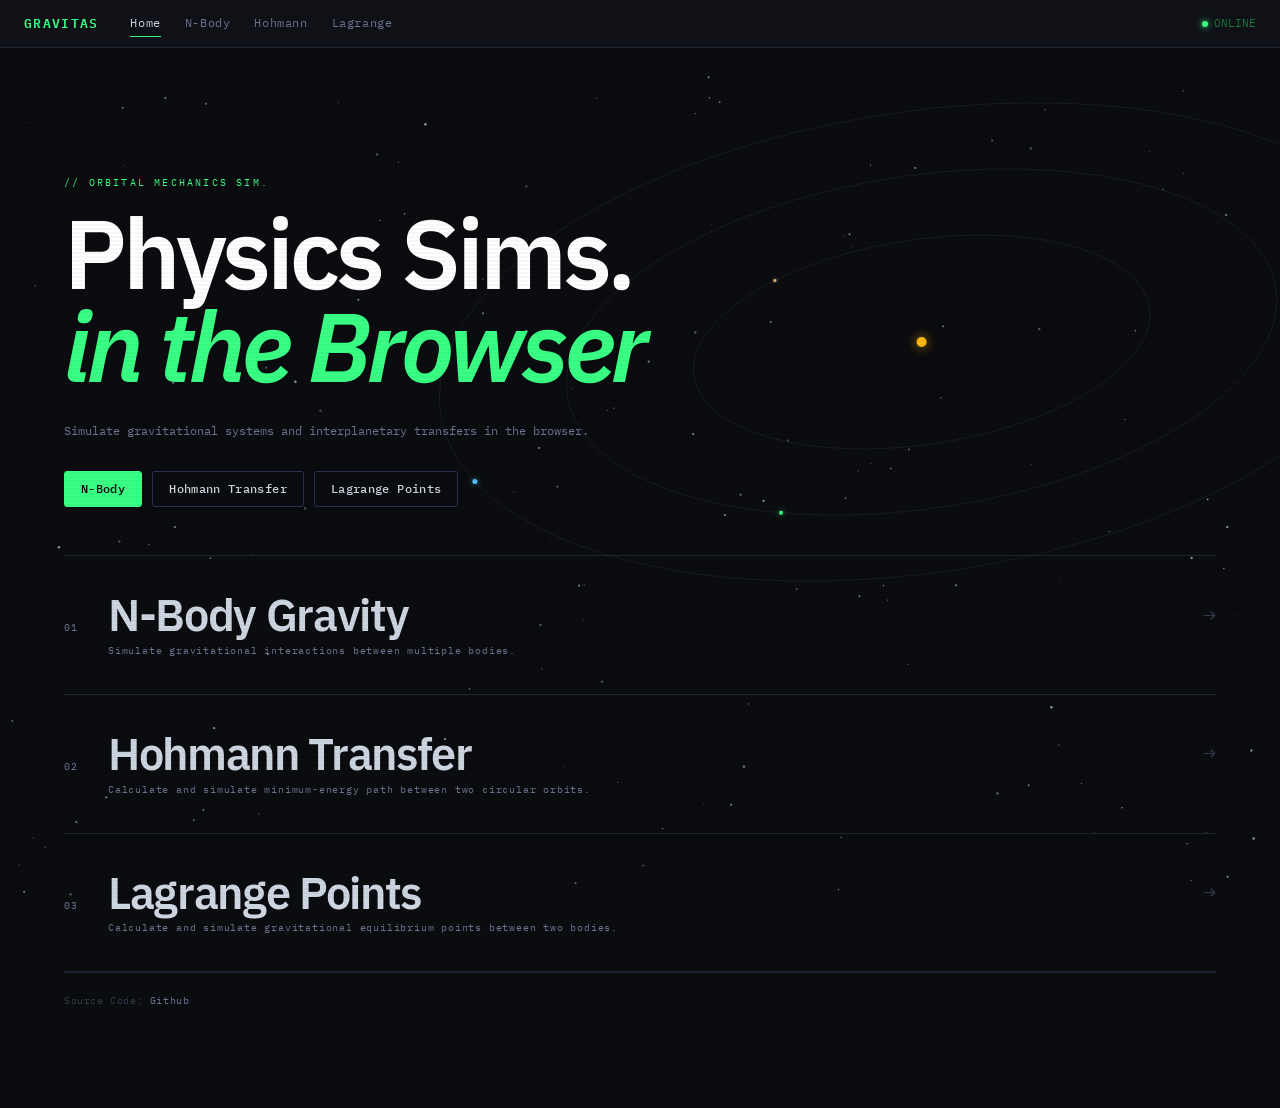
<file: index.html>
<!DOCTYPE html>
<html lang="en">
<head>
    <meta charset="UTF-8">
    <meta name="viewport" content="width=device-width, initial-scale=1.0">
    <title>Gravitas</title>
    <link rel="icon" type="image/png" href="/images/favicon-32x32.png" sizes="32x32" />
    <link rel="icon" type="image/png" href="/images/favicon-16x16.png" sizes="16x16" />
    <link rel="icon" type="image/x-icon" href="/images/favicon.ico">

    <link rel="stylesheet" href="css/main.css">
    <style>
        body {
          overflow-x: hidden; 
          cursor: none;
        }

        #bgCanvas {
          position: fixed;
          inset: 0;
          z-index: 0;
          pointer-events: none;
        }

        nav {
          position: relative;
          z-index: 10;
        }

        .page {
          position: relative;
          z-index: 1;
        }

        .hero {
          min-height: 52vh;
          display: flex;
          flex-direction: column;
          justify-content: flex-end;
          padding-bottom: 48px;
          border-bottom: 1px solid var(--border);
          margin-bottom: 0; 
        }

        .hero-kicker {
          font-size: 10px;
          letter-spacing: 0.22em;
          text-transform: uppercase;
          color: var(--green);
          margin-bottom: 16px;
        }

        h1 {
          font-family: 'IBM Plex Sans', sans-serif;
          font-size: clamp(3rem, 8vw, 7rem);
          font-weight: 600;
          line-height: 0.95;
          color: #fff;
          margin-bottom: 28px; 
          letter-spacing: -0.04em;
        }

        h1 em {
          font-style: italic;
          color: var(--green);
        }

        .hero-sub {
          font-size: 12px;
          color: var(--dim);
          max-width: 600px;
          line-height: 1.9;
          margin-bottom: 28px;
        }

        .hero-cta {
          display: flex;
          gap: 10px;
        }

        .tools {
          display: flex;
          flex-direction: column;
        }

        .tool {
          position: relative;
          display: block;
          padding: 36px 0px;
          border-bottom: 1px solid var(--border);
          text-decoration: none;
          color: inherit;
          overflow: hidden;
          transition: padding-left 0.3s cubic-bezier(0.22, 1, 0.36, 1);
        }

        .tool:hover {
          padding-left: 20px;
        }

        .tool::before {
          content: '';
          position: absolute;
          left: 0;
          top: 0;
          bottom: 0;
          width: 3px;
          background: var(--green);
          transform: scaleY(0);
          transform-origin: bottom;
          transition: transform 0.3s cubic-bezier(0.22, 1, 0.36, 1);
        }

        .tool:hover::before {
          transform: scaleY(1);
        }

        .tool-inner {
          display: flex;
          align-items: baseline;
          gap: 0;
        }
        
        .tool-num {
          font-size: 10px;
          color: var(--dim);
          letter-spacing: 0.1em;
          min-width: 44px;
          flex-shrink: 0;
        }

        .tool-name {
          font-family: 'IBM Plex Sans', sans-serif;
          font-size: clamp(1.8rem, 4vw, 3.2rem);
          font-weight: 600;
          color: var(--text);
          transition: color 0.2s;
          flex: 1;
          letter-spacing: -0.03em;
          line-height: 1;
        }

        .tool:hover .tool-name {
          color: #fff;
        }

        .tool-arrow {
          font-size: 1.6rem;
          color: var(--dimmer);
          transition: color 0.2s, transform 0.3s cubic-bezier(0.22, 1, 0.36, 1);
          align-self: center;
        }

        .tool:hover .tool-arrow {
          color: var(--green);
          transform: translateX(10px) rotate(-45deg);
        }

        .tool-sub {
          font-size: 10px;
          color: var(--dim);
          letter-spacing: 0.08em;
          margin-top: 6px;
          padding-left: 44px;
          transition: color 0.2s;
        }

        .tool:hover .tool-sub {
          color: var(--text);
        }

        footer {
          border-top: 1px solid var(--border);
          padding: 20px 0;
          font-size: 10px;
          color: var(--dimmer);
          display: flex;
          justify-content: space-between;
          flex-wrap: wrap;
          gap: 8px;
          letter-spacing: 0.06em;
          margin-top: 0;
        }

        footer a {
          color: var(--dim);
        }

        footer a:hover {
          color: var(--text);
        }

        .cursor {
          position: fixed;
          width: 6px;
          height: 6px;
          background: var(--green);
          border-radius: 50%;
          pointer-events: none;
          z-index: 9999; 
          opacity: 0;
          transition: opacity 0.3s, transform 0.2s ease;
          box-shadow: 0 0 10px var(--green), 0 0 20px rgba(57, 255, 133, 0.4);
        }

        .cursor.active {
          opacity: 1;
        }

        .cursor.hover {
          transform: scale(2.5);
          box-shadow: 0 0 15px var(--green), 0 0 30px rgba(57, 255, 133, 0.6);
        }
  </style>
</head>
<body>

  <div class="cursor"></div>
  <canvas id="bgCanvas"></canvas>

    <nav>
        <span class="nav-logo">Gravitas</span>
        <a href="index.html" class="active" >Home</a>
        <a href="sims/nbody.html" >N-Body</a>
        <a href="sims/hohmann.html" >Hohmann</a>
        <a href="sims/lagrange.html">Lagrange</a>
        <span class="nav-spacer"></span>
        <span class="nav-status">ONLINE</span>
    </nav>

    <div class="page">

      <div class="hero">
        <div class="hero-kicker">// ORBITAL MECHANICS SIM.</div>
        <h1>Physics Sims.<br><em>in the Browser</em></h1>
        <p class="hero-sub">Simulate gravitational systems and interplanetary transfers in the browser.</p>
        <div class="hero-cta">
          <a href="sims/nbody.html" class=" btn btn-primary">N-Body</a>
          <a href="sims/hohmann.html" class=" btn btn-ghost">Hohmann Transfer</a>
          <a href="sims/lagrange.html" class=" btn btn-ghost">Lagrange Points</a>
        </div>
      </div>

      <div class="tools">
        <a href="sims/nbody.html" class="tool">
          <div class="tool-inner">
            <span class="tool-num">01</span>
            <span class="tool-name">N-Body Gravity</span>
            <span class="tool-arrow">→</span>
          </div>
          <div class="tool-sub">Simulate gravitational interactions between multiple bodies.</div>
        </a>
        <a href="sims/hohmann.html" class="tool">
          <div class="tool-inner">
            <span class="tool-num">02</span>
            <span class="tool-name">Hohmann Transfer</span>
            <span class="tool-arrow">→</span>
          </div>
          <div class="tool-sub">Calculate and simulate minimum-energy path between two circular orbits.</div>
        </a>
        <a href="sims/lagrange.html" class="tool">
          <div class="tool-inner">
            <span class="tool-num">03</span>
            <span class="tool-name">Lagrange Points</span>
            <span class="tool-arrow">→</span>
          </div>
          <div class="tool-sub">Calculate and simulate gravitational equilibrium points between two bodies.</div>
        </a>
      </div>

      <footer>
        <span>Source Code: <a href="https://github.com/Hiba-Malkan/gravitas">Github</a></span>
      </footer>

    </div>

    <script>
      // bg setup
      var canvas = document.getElementById('bgCanvas');
      var ctx = canvas.getContext('2d');

      var W = window.innerWidth;
      var H = window.innerHeight;
      canvas.width = W;
      canvas.height = H;

      window.addEventListener('resize', function() {
        W = window.innerWidth;
        H = window.innerHeight;
        canvas.width = W;
        canvas.height = H;
        ox = W * 0.72;
        oy = H * 0.38;
        
        // update orbit sizes
        orbs[0].rx = W * 0.38;
        orbs[0].ry = W * 0.18;
        orbs[1].rx = W * 0.28;
        orbs[1].ry = W * 0.13;
        orbs[2].rx = W * 0.18;
        orbs[2].ry = W * 0.08;
      });

      //stars
      var stars = [];
      for (var i = 0; i < 180; i++) {
        stars.push({
          x: Math.random() * W,
          y: Math.random() * H,
          r: Math.random() * 1.1 + 0.2, 
          drift: (Math.random() - 0.5) * 0.06,
          phase: Math.random() * Math.PI * 2,
          speed: Math.random() * 0.004 + 0.001
        });
      }

      var ox = W * 0.72, oy = H * 0.38;

      var orbs= [
        {
          rx: W * 0.38,
          ry: W * 0.18,
          angle: 2.8,
          speed: 0.0004,
          r: 2.5,
          color: '#4fc3f7'
        },
        {
          rx: W * 0.28,
          ry: W * 0.13,
          angle: 2,
          speed: 0.0007,
          r: 2,
          color: '#39ff85'
        },

        {
          rx: W * 0.18,
          ry: W * 0.08,
          angle: 4,
          speed: 0.0012,
          r: 1.5,
          color: '#e8c07a'
        }
      ];

      function frame() {
        requestAnimationFrame(frame);
        ctx.clearRect(0, 0, W, H);

        // update angles
        for (var i = 0; i < orbs.length; i++) {
          orbs[i].angle += orbs[i].speed;
        }

        // orbit ellipses
        for (var i = 0; i < orbs.length; i++) {
          var o = orbs[i];
          ctx.beginPath();
          ctx.ellipse(ox, oy, o.rx, o.ry, -0.15, 0, Math.PI * 2);
          ctx.strokeStyle = 'rgba(30, 35, 48, 0.7)';
          ctx.lineWidth = 1;
          ctx.stroke();
        }

        // orbiting dots
        for (var i = 0; i < orbs.length; i++) {
          var o = orbs[i];

          // calculate position on ellipse
          var cosA = Math.cos(o.angle);
          var sinA = Math.sin(o.angle);
          var cosR = Math.cos(-0.15);
          var sinR = Math.sin(-0.15);
          
          var x = ox + (o.rx * cosA * cosR - o.ry * sinA * sinR);
          var y = oy + (o.rx * cosA * sinR + o.ry * sinA * cosR);

          // glow
          var g = ctx.createRadialGradient(x, y, 0, x, y, o.r * 4);
          g.addColorStop(0, o.color + '44');
          g.addColorStop(1, 'transparent');
          ctx.beginPath();
          ctx.arc(x, y, o.r * 4, 0, Math.PI * 2);
          ctx.fillStyle = g;
          ctx.fill();

          ctx.beginPath();
          ctx.arc(x, y, o.r, 0, Math.PI * 2);
          ctx.fillStyle = o.color;
          ctx.fill();
        }

        // sun at center
        var sunGlow = ctx.createRadialGradient(ox, oy, 0, ox, oy, 18);
        sunGlow.addColorStop(0, 'rgba(253, 184, 19, 0.35)');
        sunGlow.addColorStop(1, 'transparent');
        ctx.beginPath();
        ctx.arc(ox, oy, 18, 0, Math.PI * 2);
        ctx.fillStyle = sunGlow;
        ctx.fill();
        ctx.beginPath();
        ctx.arc(ox, oy, 5, 0, Math.PI * 2);
        ctx.fillStyle = '#FDB813';
        ctx.fill();

        // drifting stars
        for (var i = 0; i < stars.length; i++) {
          var s = stars[i];
          s.phase += s.speed;
          s.x += s.drift;

          if (s.x > W + 2) s.x = -2;
          if (s.x < -2) s.x = W + 2;

          var alpha = 0.25 + 0.45 * Math.abs(Math.sin(s.phase));
          ctx.beginPath();
          ctx.arc(s.x, s.y, s.r, 0, Math.PI * 2);
          ctx.fillStyle = 'rgba(200, 212, 240, ' + alpha.toFixed(2) + ')';
          ctx.fill();
        }
      }

    requestAnimationFrame(frame);

    //custom cursor
    var cursor = document.querySelector('.cursor');
    var mouseX = 0;
    var mouseY = 0;
    var cursorX = 0;
    var cursorY = 0;

    document.addEventListener('mousemove', function(e) {
      mouseX = e.clientX;
      mouseY = e.clientY;
      cursor.classList.add('active');
    });

    document.addEventListener('mouseleave', function() {
      cursor.classList.remove('active');
    });

    var interactives = document.querySelectorAll('a, button, .btn');

    interactives.forEach(function(el) {
      el.addEventListener('mouseenter', function() {
        cursor.classList.add('hover');
      });
      el.addEventListener('mouseleave', function() {
        cursor.classList.remove('hover');
      });
    });

    function animateCursor() {
      requestAnimationFrame(animateCursor);
      cursorX += (mouseX - cursorX) * 0.2;
      cursorY += (mouseY - cursorY) * 0.2;
      cursor.style.left = cursorX + 'px';
      cursor.style.top = cursorY + 'px';
    }

    animateCursor();

    </script>


</body>
</html>
</file>
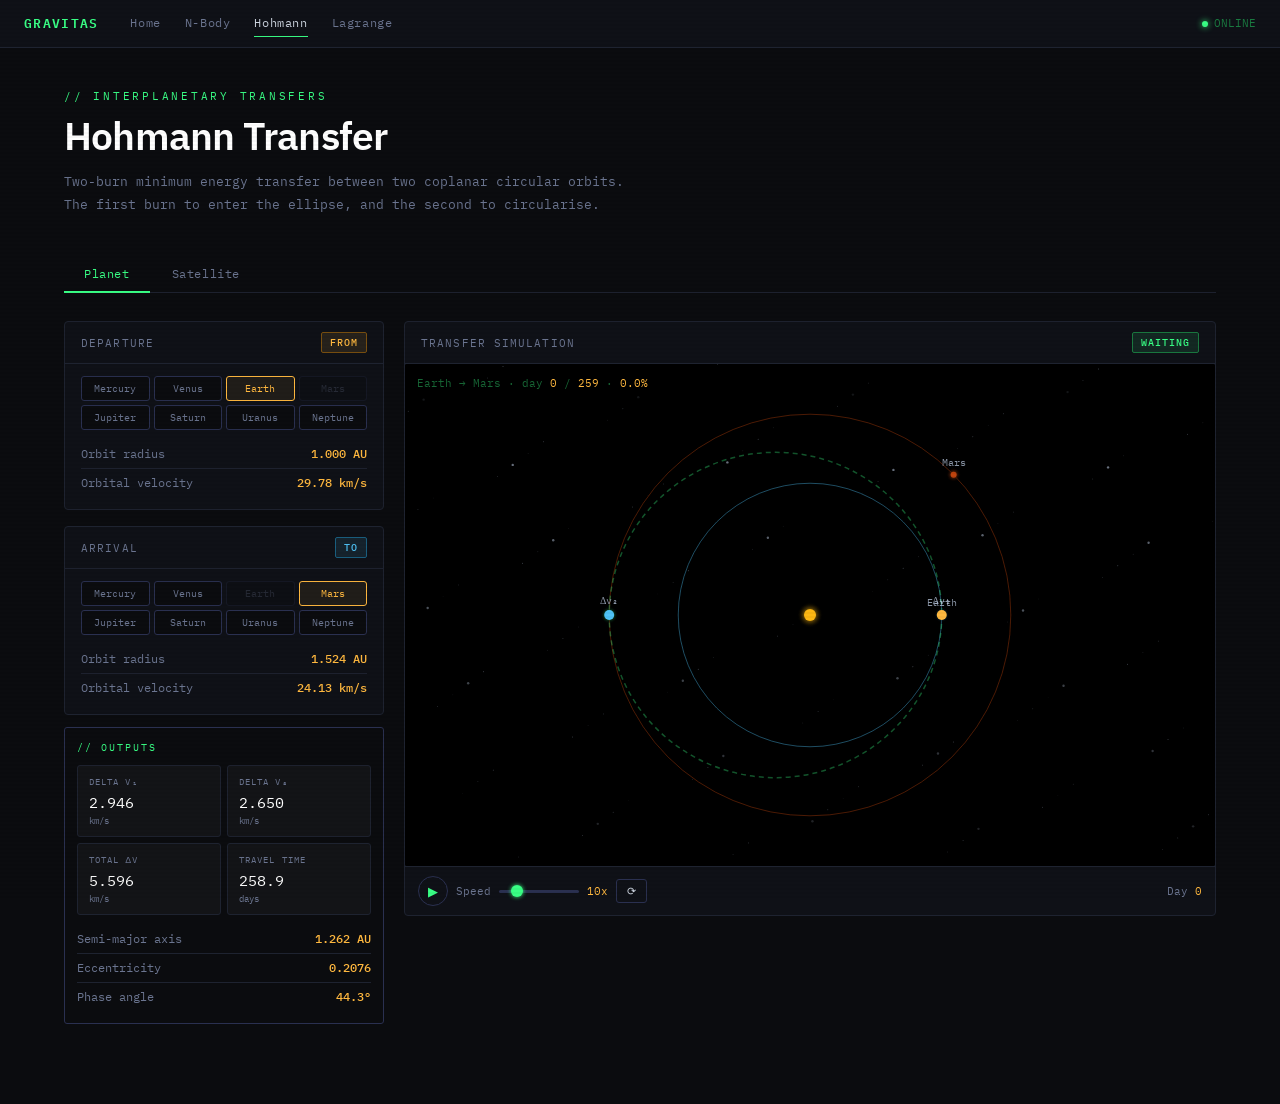
<file: sims/hohmann.html>
<!DOCTYPE html>
<html lang="en">
<head>
  <meta charset="UTF-8">
  <meta name="viewport" content="width=device-width, initial-scale=1.0">
  <title>Hohmann Transfer</title>
  <link rel="stylesheet" href="../css/main.css">
  <link rel="stylesheet" href="../css/hohmann.css">
  <link rel="icon" type="image/png" href="../images/favicon-32x32.png" sizes="32x32" />
  <link rel="icon" type="image/png" href="../images/favicon-16x16.png" sizes="16x16" />
  <link rel="icon" type="image/x-icon" href="../images/favicon.ico">
  
</head>
<body>

<nav>
  <span class ="nav-logo">Gravitas</span>
  <a href="../index.html">Home</a>
  <a href="nbody.html">N-Body</a>
  <a href="hohmann.html" class="active">Hohmann</a>
  <a href="lagrange.html">Lagrange</a>
  <span class="nav-spacer"></span>
  <span class="nav-status">ONLINE</span>
</nav>

<div class="page">
  <div class="page-title">// interplanetary transfers</div>
  <h1>Hohmann Transfer</h1>
  <p class="lead">Two-burn minimum energy transfer between two coplanar circular orbits.
    The first burn to enter the ellipse, and the second to circularise.</p>

  <div class="top-tabs">
    <button class="tab-btn active" data-tab="planet">Planet</button>
    <button class="tab-btn" data-tab="satellite">Satellite</button>
  </div>

  <!-- planet tab -->
  <div class="tab-panel active" id="tab-planet">
    <div class="page-grid">

      <div>
        <div class="panel">
          <div class="panel-header">
            <span>DEPARTURE</span>
            <span class="badge badge-amber">FROM</span>
          </div>
          <div class="input-section">
            <div class="planet-grid" id="fromPlanets">
              <button class="planet-btn" data-name="Mercury" data-r="0.387">Mercury</button>
              <button class="planet-btn" data-name="Venus"   data-r="0.723">Venus</button>
              <button class="planet-btn sel" data-name="Earth" data-r="1.000">Earth</button>
              <button class="planet-btn" data-name="Mars"    data-r="1.524">Mars</button>
              <button class="planet-btn" data-name="Jupiter" data-r="5.203">Jupiter</button>
              <button class="planet-btn" data-name="Saturn"  data-r="9.537">Saturn</button>
              <button class="planet-btn" data-name="Uranus"  data-r="19.19">Uranus</button>
              <button class="planet-btn" data-name="Neptune" data-r="30.07">Neptune</button>
            </div>
            <div class="readout">
              <span>Orbit radius</span>
              <span class="val" id="p_r1_display">1.000 AU</span>
            </div>
            <div class="readout">
              <span>Orbital velocity</span>
              <span class="val" id="p_v1_display">—</span>
            </div>
          </div>
        </div>

        <div class="panel mt-16">
          <div class="panel-header">
            <span>ARRIVAL</span>
            <span class="badge badge-blue">TO</span>
          </div>
          <div class="input-section">
            <div class="planet-grid" id="toPlanets">
              <button class="planet-btn" data-name="Mercury" data-r="0.387">Mercury</button>
              <button class="planet-btn" data-name="Venus"   data-r="0.723">Venus</button>
              <button class="planet-btn" data-name="Earth"   data-r="1.000">Earth</button>
              <button class="planet-btn sel" data-name="Mars" data-r="1.524">Mars</button>
              <button class="planet-btn" data-name="Jupiter" data-r="5.203">Jupiter</button>
              <button class="planet-btn" data-name="Saturn"  data-r="9.537">Saturn</button>
              <button class="planet-btn" data-name="Uranus"  data-r="19.19">Uranus</button>
              <button class="planet-btn" data-name="Neptune" data-r="30.07">Neptune</button>
            </div>
            <div class="readout">
              <span>Orbit radius</span>
              <span class="val" id="p_r2_display">1.524 AU</span>
            </div>
            <div class="readout">
              <span>Orbital velocity</span>
              <span class="val" id="p_v2_display">—</span>
            </div>
          </div>
        </div>

        <div id="p_err" class="err-msg">⚠ select two different orbits</div>

        <div class="result-box">
          <div class="result-title">// outputs</div>
          <div class="results-grid">
            <div class="r-item">
              <div class="r-label">Delta V₁</div>
              <div class="r-val" id="p_dv1">—</div>
              <div class="r-unit">km/s</div>
            </div>
            <div class="r-item">
              <div class="r-label">Delta V₂</div>
              <div class="r-val" id="p_dv2">—</div>
              <div class="r-unit">km/s</div>
            </div>
            <div class="r-item">
              <div class="r-label">Total Δv</div>
              <div class="r-val" id="p_dvtotal">—</div>
              <div class="r-unit">km/s</div>
            </div>
            <div class="r-item">
              <div class="r-label">Travel time</div>
              <div class="r-val" id="p_tof">—</div>
              <div class="r-unit">days</div>
            </div>
          </div>
          <div class="readout">
            <span>Semi-major axis</span>
            <span class="val" id="p_sma">—</span>
          </div>
          <div class="readout">
            <span>Eccentricity</span>
            <span class="val" id="p_ecc">—</span>
          </div>
          <div class="readout">
            <span>Phase angle</span>
            <span class="val" id="p_phase">—</span>
          </div>
        </div>
      </div>

      <div>
        <div class="panel">
          <div class="panel-header">
            <span>TRANSFER SIMULATION</span>
            <span class = "badge badge-green" id = "p_phase_badge">WAITING</span>
          </div>
          <div class="canvas-wrap">
            <canvas id="planetCanvas"></canvas>
            <div class="canvas-overlay" id="p_overlay"></div>
          </div>

          <div class = "canvas-controls">
            <button class = "play-btn" id="p_playbtn">▶</button>
            <span class = "ctrl-lbl">Speed</span> 
            <input type="range" id="p_speed" min="1" max="50" step="1" value="10" style="width: 80px">
            <span id="p_speedDisplay" style = "font-size: 11px; color: var(--amber)">10x</span> 
            <button class="btn btn-ghost" id="p_resetbtn" style="padding: 4px 10px; font-size: 11px">⟳</button>
            <span style="margin-left: auto; font-size: 11px; color: var(--dim)">
                Day <span id="p_elapsedDisplay" style="color: var(--amber)">0</span>
            </span>
          </div>
        </div>

      </div>

    </div>
  </div>

  <!-- satellite tab -->
  <div class="tab-panel" id="tab-satellite">
    <div class="page-grid">

      <div>
        <div class="panel">
          <div class="panel-header"><span>CENTRAL BODY</span></div>
          <div class="input-section">
            <div class="body-select" id="centralBodyGrid"></div>
          </div>
        </div>

        <div class="panel mt-16">
          <div class="panel-header">
            <span>INITIAL ORBIT</span>
            <span class="badge badge-amber">DEPARTURE</span>
          </div>
          <div class="input-section">
            <div class="field-row">
              <div>
                <span class="field-label">Altitude (km)</span>
                <input type="number" id="sat_alt1" value="400" min="1" step="10">
              </div>
              <div>
                <span class="field-label">Inclination (deg)</span>
                <input type="number" id="sat_inc1" value="28.5" min="0" max="180" step="0.1">
              </div>
            </div>
            <div class="readout">
              <span>Orbital radius</span>
              <span class="val" id="sat_r1_display">—</span>
            </div>
            <div class="readout">
              <span>Orbital velocity</span>
              <span class="val" id="sat_v1_display">—</span>
            </div>
          </div>
        </div>

        <div class="panel mt-16">
          <div class="panel-header">
            <span>FINAL ORBIT</span>
            <span class="badge badge-blue">ARRIVAL</span>
          </div>
          <div class="input-section">
            <div class="field-row">
              <div>
                <span class="field-label">Altitude (km)</span>
                <input type="number" id="sat_alt2" value="35786" min="1" step="100">
              </div>
              <div>
                <span class="field-label">Inclination (deg)</span>
                <input type="number" id="sat_inc2" value="0" min="0" max="180" step="0.1">
              </div>
            </div>
            <div class="readout">
              <span>Orbital radius</span>
              <span class="val" id="sat_r2_display">—</span>
            </div>
            <div class="readout">
              <span>Orbital velocity</span>
              <span class="val" id="sat_v2_display">—</span>
            </div>
          </div>
        </div>

        <div class="result-box">
          <div class="result-title">// outputs</div>
          <div class="results-grid">
            <div class="r-item">
              <div class="r-label">Delta V burn 1</div>
              <div class="r-val" id="sat_dv1">—</div>
              <div class="r-unit">m/s</div>
            </div>
            <div class="r-item">
              <div class="r-label">Delta V burn 2</div>
              <div class="r-val" id="sat_dv2">—</div>
              <div class="r-unit">m/s</div>
            </div>
            <div class="r-item">
              <div class="r-label">Total Δv</div>
              <div class="r-val" id="sat_dvtotal">—</div>
              <div class="r-unit">m/s</div>
            </div>
            <div class="r-item">
              <div class="r-label">Time of flight</div>
              <div class="r-val" id="sat_tof">—</div>
              <div class="r-unit">min</div>
            </div>
          </div>
          <div class="readout">
            <span>Inclination Δv</span>
            <span class="val" id="sat_dv_inc">—</span>
          </div>
          <div class="readout">
            <span>Transfer semi-major axis</span>
            <span class="val" id="sat_sma">—</span>
          </div>
          <div class="readout">
            <span>Eccentricity</span>
            <span class="val" id="sat_ecc">—</span>
          </div>
        </div>
      </div>

      <div>
        <div class="panel">
          <div class="panel-header">
            <span>TRANSFER ORBIT</span>
            <span class = "badge badge-green" id = "sat_phase_badge">WAITING</span>
          </div>
          <div class="canvas-wrap">
            <canvas id="satCanvas"></canvas>
            <div class="canvas-overlay" id="sat_overlay"></div>
          </div>
          <div class = "canvas-controls">
            <button class = "play-btn" id="sat_playbtn">▶</button>
            <span class = "ctrl-lbl">speed</span> 
            <input type="range" id="sat_speed" min="0.5" max="5" step="0.5" value="1" style="width: 80px">
            <span id="sat_speedDisplay" style = "font-size: 11px; color: var(--amber)">1×</span> 
            <button class="btn btn-ghost" id="sat_resetbtn" style="padding: 4px 10px; font-size: 11px">⟳</button>
            <span style="margin-left: auto; font-size: 11px; color: var(--dim)">
                t= <span id="sat_elapsedDisplay" style="color: var(--amber)">0.0</span> min
            </span>
          </div>
        </div>
      </div>

    </div>
  </div>

</div>

<script src="../js/hohmann.js"></script>
</body>
</html>
</file>
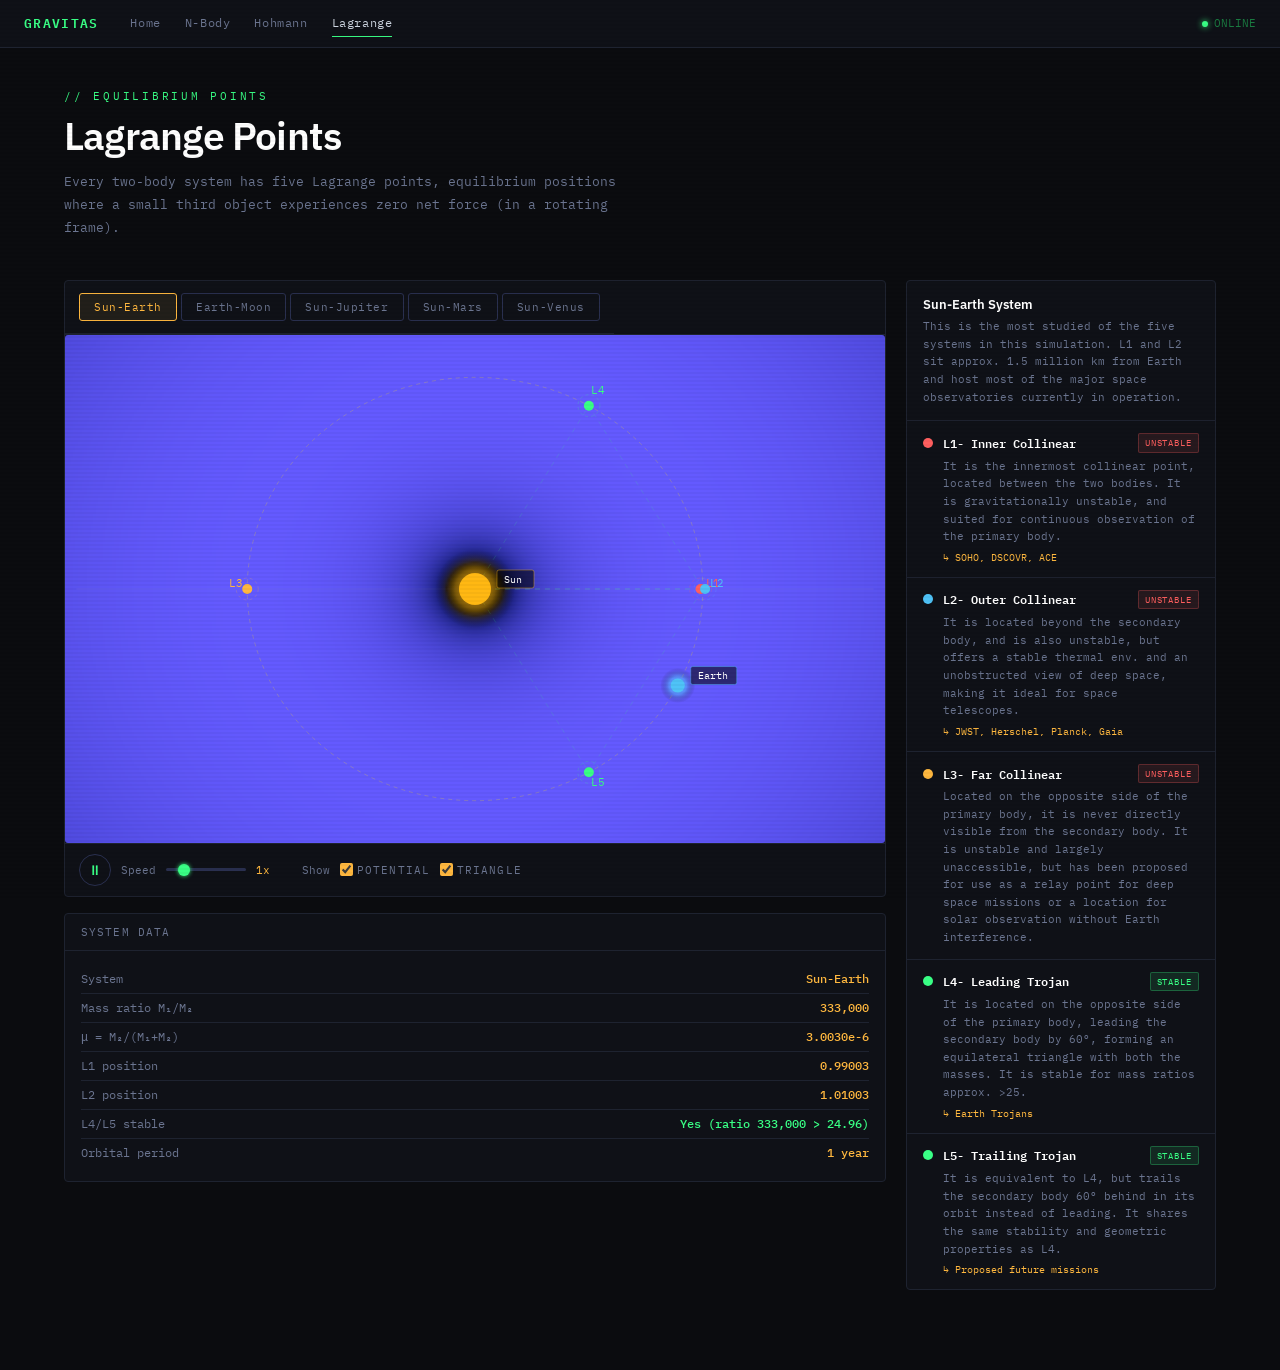
<file: sims/lagrange.html>
<!DOCTYPE html>
<html lang="en">
<head>
    <meta charset="UTF-8">
    <meta name="viewport" content="width=device-width, initial-scale=1.0">
    <title>Lagrange Points</title>
    <link rel="stylesheet" href="../css/main.css">
    <link rel="stylesheet" href="../css/lagrange.css">
</head>
<body>
    <nav>
        <span class ="nav-logo">Gravitas</span>
        <a href="../index.html">Home</a>
        <a href="nbody.html">N-Body</a>
        <a href="hohmann.html">Hohmann</a>
        <a href="lagrange.html" class="active">Lagrange</a>
        <span class="nav-spacer"></span>
        <span class="nav-status">ONLINE</span>
    </nav>

    <div class="page">
        <div class="page-title">// equilibrium points</div>
        <h1>Lagrange Points</h1>
        <p class="lead">
            Every two-body system has five Lagrange points, equilibrium positions where a small third object experiences zero net force (in a rotating frame).
        </p>

        <div class="page-layout">
            <div>
                <div class="panel">
                    <div class="panel-header" style="padding: 0">
                        <div class="sys-tabs" id="sysTabs">
                            <button class="sys-tab active" data-sys="sun-earth">Sun-Earth</button>
                            <button class="sys-tab" data-sys="earth-moon">Earth-Moon</button>
                            <button class="sys-tab" data-sys="sun-jupiter">Sun-Jupiter</button>
                            <button class="sys-tab" data-sys="sun-mars">Sun-Mars</button>
                            <button class="sys-tab" data-sys="sun-venus">Sun-Venus</button>
                        </div>
                    </div>
                    <div class="canvas-wrap">
                        <canvas id="lagCanvas"></canvas>
                    </div>

                    <div class="canvas-controls">
                        <button class="play-btn" id="playBtn">⏸</button>
                        <span class="control-label">Speed</span>
                        <input type="range" id="speedSlider" min="0.1" max="5" step="0.1" value="1" style="width: 80px;">
                        <span class="speed-display" id="speedDisplay">1x</span>
                        <span class="control-label spaced">Show</span>
                        <label class="toggle-label">
                            <input type="checkbox" id="togPotential" checked>
                            Potential
                        </label>
                        <label class="toggle-label">
                            <input type="checkbox" id="togTriangle" checked>
                            Triangle
                        </label>
                    </div>
                </div>

                <div class="panel mt-16">
                    <div class="panel-header">
                        <span>SYSTEM DATA</span>
                    </div>
                    <div class="readouts-panel">
                        <div class="readout">
                            <span>System</span>
                            <span class="val amber" id="rdSystem">-</span>
                        </div>

                        <div class="readout">
                            <span>Mass ratio M₁/M₂</span>
                            <span class="val" id="rdRatio">-</span>
                        </div>

                        <div class="readout">
                            <span>μ = M₂/(M₁+M₂)</span>
                            <span class="val" id="rdMu">-</span>
                        </div>

                        <div class="readout">
                            <span>L1 position</span>
                            <span class="val" id="rdL1">-</span>
                        </div>

                        <div class="readout">
                            <span>L2 position</span>
                            <span class="val" id="rdL2">-</span>
                        </div>

                        <div class="readout">
                            <span>L4/L5 stable</span>
                            <span class="val" id="rdStable">-</span>
                        </div>

                        <div class="readout">
                            <span>Orbital period</span>
                            <span class="val" id="rdPeriod">-</span>
                        </div> 
                    </div>
                </div>
            </div>

            <div>
                <div class="panel">
                    <div class="system-desc" id="systemDesc">
                        <h3>Sun-Earth System</h3>
                        <p>
                            The Sun's gravity and Earth's orbital motion create five Lagrange points. L2 is where JWST operates. L1 is used for solar monitoring satellites.
                        </p>
                    </div>
                    <div class="lp-cards" id="lpCards"></div>
                </div>
            </div>
        </div>
    </div>

    <script src="../js/lagrange.js"></script>
</body>
</html>
</file>
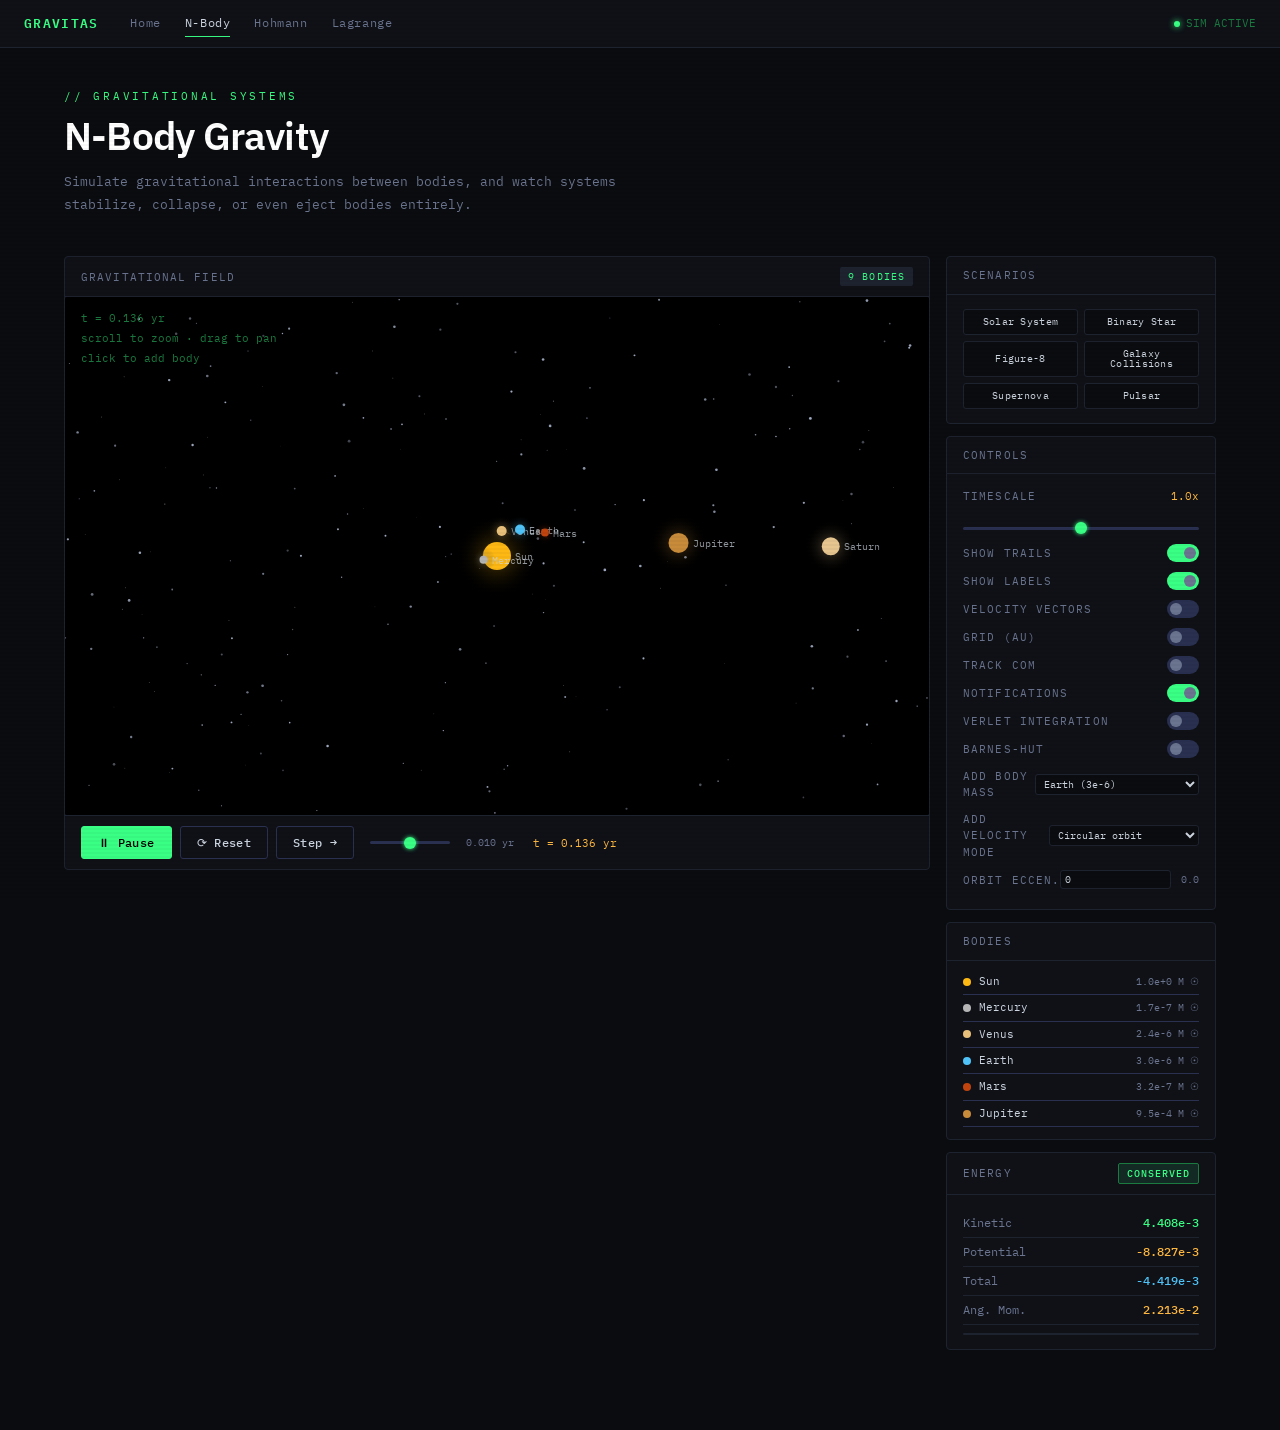
<file: sims/nbody.html>
<!DOCTYPE html>
<html lang="en">
<head>
    <meta charset="UTF-8">
    <meta name="viewport" content="width=device-width, initial-scale=1.0">
    <title>N-Body Simulator</title>
    <link rel="stylesheet" href="../css/main.css">
    <link rel="stylesheet" href="../css/nbody.css">
    <link rel="icon" type="image/png" href="../images/favicon-32x32.png" sizes="32x32" />
    <link rel="icon" type="image/png" href="../images/favicon-16x16.png" sizes="16x16" />
    <link rel="icon" type="image/x-icon" href="../images/favicon.ico">
</head>

<body>

    <nav>
        <span class ="nav-logo">Gravitas</span>
        <a href="../index.html">Home</a>
        <a href="nbody.html" class="active">N-Body</a>
        <a href="hohmann.html">Hohmann</a>
        <a href="lagrange.html">Lagrange</a>
        <span class="nav-spacer"></span>
        <span class="nav-status">SIM ACTIVE</span>
    </nav>

    <div class="page">
        <div class="page-title"> 
            // GRAVITATIONAL SYSTEMS
        </div>
        <h1>N-Body Gravity</h1>
        <p class="lead">
            Simulate gravitational interactions between bodies, and watch systems stabilize, collapse, or even eject bodies entirely.
        </p>

        <div class = "sim-layout">
            <div>
                <div class="panel">
                    <div class="panel-header">
                        <span>GRAVITATIONAL FIELD</span>
                        <span class="tag" id="bodyCount">0 BODIES</span>
                    </div>
                    <div class="canvas-wrap">
                        <canvas id="simCanvas"></canvas>
                        <div class="canvas-overlay" id="overlay"></div>
                    </div>
                    <div class="sim-controls">
                        <button class="btn btn-primary" id="btnPlayPause">⏸ Pause</button>
                        <button class="btn btn-ghost" id="btnReset">⟳ Reset</button>
                        <button class="btn btn-ghost" id="btnStep">Step →</button>
                        <input type="range" id="stepSlider" min="-3" max="-1" step="0.1" value="-2" style="width:80px;margin:0 8px">
                        <span style="font-size:10px;color:var(--dim)" id="stepVal">0.010 yr</span>
                        <span id="timeDisplay">t = 0.000 yr</span>
                    </div>
                </div>
            </div>

        <div class="sidebar">
            <div class="panel">
                <div class="panel-header">
                    <span>SCENARIOS</span>
                </div>
                <div class="preset-grid">
                    <button class="preset-btn active" data-preset="solar-system">Solar System</button>
                    <button class="preset-btn" data-preset="binary-star">Binary Star</button>
                    <button class="preset-btn" data-preset="figure-8">Figure-8</button>
                    <button class="preset-btn" data-preset="galaxy-collision">Galaxy Collisions</button>
                    <button class="preset-btn" data-preset="supernova">Supernova</button>
                    <button class="preset-btn" data-preset="pulsar">Pulsar</button>

                </div>
            </div>

            <div class ="panel">
                <div class="panel-header">
                    <span>CONTROLS</span>
                </div>
                <div class="control-group">
                    <div class ="control-row">
                        <label>Timescale</label>
                        <span class="speed-val" id="speedVal">1.0x</span>
                    </div>
                    <input type="range" id="speedSlider" min="-2" max="2" step="0.1" value="0" style="width:100%;margin-bottom:14px">

                    <div class="control-row">
                        <label>Show Trails</label>
                        <label class="toggle">
                            <input type="checkbox" id="togTrails" checked>
                            <span class="toggle-slider"></span>
                        </label>
                    </div>

                    <div class="control-row">
                        <label>Show Labels</label>
                        <label class="toggle">
                            <input type="checkbox" id="togLabels" checked>
                            <span class="toggle-slider"></span>
                        </label>
                    </div>

                    <div class="control-row">
                        <label>Velocity Vectors</label>
                        <label class="toggle">
                            <input type="checkbox" id="togVectors">
                            <span class="toggle-slider"></span>
                        </label>
                    </div>

                    <div class="control-row">
                        <label>Grid (AU)</label>
                        <label class="toggle">
                            <input type="checkbox" id="togGrid">
                            <span class="toggle-slider"></span>
                        </label>
                    </div>

                    <div class="control-row">
                        <label>Track COM</label>
                        <label class="toggle">
                            <input type="checkbox" id="togCOM">
                            <span class="toggle-slider"></span>
                        </label>
                    </div>

                    <div id="autoZoomWrap" style="display:none;margin-bottom:10px;">
                        <div class="control-row">
                            <label>Auto-zoom</label>
                            <label class="toggle">
                                <input type="checkbox" id="togAutoZoom" checked>
                                <span class="toggle-slider"></span>
                            </label>
                        </div>
                    </div>

                    <div class="control-row">
                        <label>Notifications</label>
                        <label class="toggle">
                            <input type="checkbox" id="togNotify" checked>
                            <span class="toggle-slider"></span>
                        </label>
                    </div>

                    <div class="control-row">
                        <label>Verlet Integration</label>
                        <label class="toggle">
                            <input type="checkbox" id="togVerlet">
                            <span class="toggle-slider"></span>
                        </label>
                    </div>

                    <div class="control-row">
                        <label>Barnes-Hut</label>
                        <label class="toggle">
                            <input type="checkbox" id="togBH">
                            <span class="toggle-slider"></span>
                        </label>
                    </div>

                    <div class="control-row">
                        <label>Add Body Mass</label>
                        <select id="addMass" style="font-size:10px;padding:2px 4px;background:var(--bg);color:var(--text);border:1px solid var(--border);border-radius:3px;font-family:'IBM Plex Mono',monospace">
                            <option value="3e-6">Earth (3e-6)</option>
                            <option value="1e-7">Small (1e-7)</option>
                            <option value="1e-4">Jupiter (1e-4)</option>
                            <option value="0.5">Star (0.5)</option>
                        </select>
                    </div>

                    <div class="control-row">
                        <label>Add Velocity Mode</label>
                        <select id="addVelMode" style="font-size:10px;padding:2px 4px;background:var(--bg);color:var(--text);border:1px solid var(--border);border-radius:3px;font-family:'IBM Plex Mono',monospace">
                            <option value="circular">Circular orbit</option>
                            <option value="zero">Zero velocity</option>
                            <option value="random">Random</option>
                        </select>
                    </div>

                    <div class="control-row">
                        <label style="flex-shrink:0">Orbit Eccen.</label>
                        <input type="number" id="eccSlider" min="0" max="0.9" step="0.05" value="0" style="flex:1;font-size:10px;padding:2px 4px;background:var(--bg);color:var(--text);border:1px solid var(--border);border-radius:3px">
                        <span style="font-size:10px;color:var(--dim);min-width:28px;text-align:right" id="eccVal">0.0</span>
                    </div>
                    <div id="eccError" style="font-size:9px;color:var(--red);padding-left:0px;margin-top:4px;display:none;">Must be between 0 and less than 1</div>

                    
                </div>
            </div>

            <div class="panel">
                <div class="panel-header">
                    <span>BODIES</span>
                </div>
                <div class="control-group" style="padding-top:8px">
                    <div class="body-list" id="bodyList"></div>
                </div>
            </div>

            <div class ="panel">
                <div class="panel-header">
                    <span>ENERGY</span>
                    <span class="badge badge-green">CONSERVED</span>
                </div>
                <div class="stats-list">
                    <div class="readout"> 
                        <span>Kinetic</span>
                        <span class="val green" id="eKE">—</span>
                    </div>
                    <div class="readout"> 
                        <span>Potential</span>
                        <span class="val" id="ePE">—</span>
                    </div>
                    <div class="readout"> 
                        <span>Total</span>
                        <span class="val blue" id="eTotal">—</span>
                    </div>
                    <div class="readout"> 
                        <span>Ang. Mom.</span>
                        <span class="val" id="eL">—</span>
                    </div>
                    <div class="energy-bar">
                        <div class="energy-fill" id="energyFill" style="width:0%"></div>
                    </div>
                </div>
            </div>
        </div>
    </div>

<div id="notification" style="position:fixed;top:80px;right:20px;padding:12px 16px;background:rgba(57,255,133,0.15);border:1px solid var(--green);border-radius:4px;color:var(--green);font-family:'IBM Plex Mono',monospace;font-size:11px;opacity:0;pointer-events:none;transition:opacity 0.3s;z-index:1000"></div>

<script src="../js/nbody.js"></script>

</body>
</html>
</file>
<file: css/main.css>
@import url('https://fonts.googleapis.com/css2?family=IBM+Plex+Mono:ital,wght@0,400;0,500;0,600;1,400&family=IBM+Plex+Sans:wght@400;500;600&display=swap');

:root {
    --bg: #0b0c0f;
    --panel: #0f1117;
    --border: #1e2330;
    --border2: #2a3050;
    --green: #39ff85;
    --green-dim: #1a7a40;
    --amber: #ffb83f;
    --amber-dim: #7a5010;
    --blue: #4fc3f7;
    --red: #ff5f5f;
    --text: #cdd5e0;
    --dim: #6b7590;
    --dimmer: #303848;
}

*,
*::before,
*::after {
    box-sizing: border-box;
    margin: 0;
    padding: 0;
}

html {
    font-size: 14px;
}

body {
    background-color: var(--bg);
    color: var(--text);
    font-family: 'IBM Plex Mono', monospace;
    line-height: 1.5;
    -webkit-font-smoothing: antialiased; 
    min-height: 100vh;
}

/*-scanline overlay */
body::before {
    content: "";
    position: fixed;
    inset: 0;
    background: repeating-linear-gradient(
        0deg,
        transparent,
        transparent 2px,
        rgba(0, 0, 0, 0.03) 2px,
        rgba(0, 0, 0, 0.03) 4px
    );
    pointer-events: none;
    z-index: 9999;
}

a {
    color: var(--blue);
    text-decoration: none;
}

a:hover {
    color: var(--blue);
    text-decoration: none;
}

/*-navbar */
nav {
    display: flex;
    align-items: center;
    gap: 24px;
    padding: 0 24px;
    height: 48px;
    border-bottom: 1px solid var(--border);
    background: var(--panel);
    position: sticky;
    top: 0;
    z-index: 100;
}

.nav-logo {
    font-size: 13px;
    font-weight: 600;
    color: var(--green);
    letter-spacing: 0.1em;
    text-transform: uppercase;
    white-space: nowrap;
    margin-right: 8px;
}

.nav-logo span {
    color: var(--dim);
}

nav a {
    font-size: 12px;
    color: var(--dim);
    letter-spacing: 0.05em;
    padding: 4px 0;
    border-bottom: 1px solid transparent;
    transition: color 0.15s, border-color 0.15s;
}

nav a:hover, nav a.active {
    color: var(--text);
    border-bottom-color: var(--green);
    text-decoration: none;
}

.nav-spacer {
    flex: 1;
}

.nav-status {
    font-size: 11px;
    color: var(--green-dim);
    display: flex;
    align-items: center;
    gap: 6px;
}

.nav-status::before {
    content: '';
    width: 6px;
    height: 6px;
    border-radius: 50%;
    background: var(--green);
    box-shadow: 0 0 6px var(--green);
    animation: blink 2s ease-in-out infinite;
}

@keyframes blink {
    0%, 100% {
        opacity: 1;
    }
    50% {
        opacity: 0.3;
    }
}

/* page */
.page {
    max-width: 1200px;
    margin: 0 auto;
    padding: 40px 24px 80px;
}

/* headings */
.page-title {
    font-size: 11px;
    letter-spacing: 0.25em;
    text-transform: uppercase;
    color: var(--green);
    margin-bottom: 8px;
}

h1 {
    font-family: 'IBM Plex Sans', sans-serif;
    font-size: clamp(1.8rem, 4vw, 2.8rem);
    font-weight: 600;
    color: #fff;
    line-height: 1.15;
    letter-spacing: -0.02em;
    margin-bottom: 12px;
}

h2 {
    font-family: 'IBM Plex Sans', sans-serif;
    font-size: 1.1rem;
    font-weight: 600;
    color: #fff;
    margin-bottom: 8px;
}

.lead {
    font-size: 13px;
    color: var(--dim);
    line-height: 1.8;
    max-width: 560px;
    margin-bottom: 40px;
}

/* panel */
.panel {
    background: var(--panel);
    border: 1px solid var(--border);
    border-radius: 4px;
}

.panel-header {
    display: flex;
    align-items: center;
    justify-content: space-between;
    padding: 10px 16px;
    border-bottom: 1px solid var(--border);
    font-size: 11px;
    letter-spacing: 0.1em;
    text-transform: uppercase;
    color: var(--dim);
}

.panel-header .tag {
    background: var(--border);
    color: var(--green);
    padding: 2px 8px;
    border-radius: 2px;
    font-size: 10px;
}

/*-border */
.btn {
    display: inline-flex;
    align-items: center;
    gap: 6px;
    padding: 8px 16px;
    font-family: 'IBM Plex Mono', monospace;
    font-size: 12px;
    font-weight: 500;
    border-radius: 3px;
    border: 1px solid transparent;
    cursor: pointer;
    transition: all 0.15s;
    letter-spacing: 0.03em;
    white-space: nowrap;
}

.btn-primary {
    background: var(--green);
    color: #000;
    border-color: var(--green);
}

.btn-primary:hover {
    background: #5fffaa;
    border-color: #5fffaa;
}

.btn-ghost {
    background: transparent;
    color: var(--text);
    border-color: var(--border2);
}

.btn-ghost:hover {
    border-color: var(--text);
    color: #fff;
}

.btn-danger {
    background: transparent;
    color: var(--red);
    border-color: var(--red);
}

.btn-danger:hover {
    background: rgba(255, 95, 95, 0.1);

}

.btn:disabled {
    opacity: 0.35;
    cursor: default;
    pointer-events: none;
}

/*-form controls */
label {
    display: block;
    font-size: 11px;
    letter-spacing: 0.1em;
    text-transform: uppercase;
    color: var(--dim);
    margin-bottom: 6px;
}

input[type="range"] {
    width: 100%;
    height: 3px;
    -webkit-appearance: none;
    background: var(--border2);
    border-radius: 2px;
    outline: none;
}

input[type="range"]::-webkit-slider-thumb {
    -webkit-appearance: none;
    width: 12px;
    height: 12px;
    background: var(--green);
    border-radius: 50%;
    cursor: pointer;
    box-shadow: 0 0 4px var(--green);
}

input[type="number"],
input[type="text"],
select {
    background: var(--bg);
    border: 1px solid var(--border2);
    border-radius: 3px;
    font-family: 'IBM Plex Mono', monospace;
    font-size: 12px;
    padding: 7px 10px;
    width: 100%;
    color: var(--text);
    transition: border-color 0.15s;
    outline: none;
}

input:focus, select:focus {
    border-color: var(--green);
}

select option {
    background: var(--panel);
}

/* data */
.readout {
    font-size: 12px;
    color: var(--dim);
    display: flex;
    justify-content: space-between;
    padding: 5px 0;
    border-bottom: 1px solid var(--border);
}

.readout:last-child {
    border-bottom: none;
}

.readout .val {
    color: var(--amber);
    font-weight: 500;
}

.readout .val.green {
    color: var(--green);
}

.readout .val.blue {
    color: var(--blue);
}

/* grid helpers? */
.grid-2 {
    display: grid;
    grid-template-columns: 1fr 1fr;
    gap: 16px;
}

.grid-3 {
    display: grid;
    grid-template-columns: repeat(3, 1fr);
    gap: 16px;
}

@media (max-width: 640px) {
    .grid-2,
    .grid-3 {
        grid-template-columns: 1fr;
    }
}

/*- canvas wrapper - */
.canvas-wrap {
    position: relative;
    background: #000;
    border-radius: 3px;
    overflow: hidden;
    cursor: crosshair;
}

.canvas-wrap canvas {
    display: block;
    width: 100%;
}

.canvas-overlay {
    position: absolute;
    top: 10px;
    left: 10px;
    font-size: 11px;
    color: var(--green-dim);
    pointer-events: none;
    line-height: 1.8;
}

/* badge */
.badge {
    display: inline-block;
    padding: 2px 8px;
    font-size: 10px;
    border-radius: 2px;
    letter-spacing: 0.1em;
    text-transform: uppercase;
    font-weight: 500;
}

.badge-green {
    background: rgba(57, 255, 133, 0.1);
    color: var(--green);
    border: 1px solid var(--green-dim);
}

.badge-amber {
    background: rgba(255, 184, 63, 0.1);
    color: var(--amber);
    border: 1px solid var(--amber-dim);
}

.badge-blue {
    background: rgba(79,195,247,0.1);
    color: var(--blue);
    border: 1px solid #1a5f80 ;
}

.badge-red {
    background: rgba(255, 95, 95, 0.1);
    color: var(--red);
    border: 1px solid #7a2020;
}

hr{
    border: none;
    border-top: 1px solid var(--border);
    margin: 24px 0;
}

/* top margin */

.mt-4{
    margin-top: 4px;
}
.mt-8{
    margin-top: 8px;
}
.mt-16 {
    margin-top: 16px;
}
.mt-24{
    margin-top: 24px;
}

/* bottom margin */

.mb-4{
    margin-bottom: 4px;
}
.mb-8{
    margin-bottom: 8px;
}
.mb-16 {
    margin-bottom: 16px;
}
.mb-24{
    margin-bottom: 24px;
}   

/* padding */
.p-16{
    padding: 16px;
}
.p-20 {
    padding: 20px;
}

.text-dim{
    color: var(--dim);
}
.text-green{
    color: var(--green);
}
.text-amber{
    color: var(--amber);
}
.text-blue{
    color: var(--blue);
}
.text-red{
    color: var(--red);
}

/* text */
.text-small {
    font-size: 11px;
}
.text-mono {
    font-family: 'IBM Plex Mono', monospace;
}

/* flex */
.flex {
    display: flex;
}
.flex-center {
    display: flex;
    align-items: center;

}

/* gap */
.gap-8 {
    gap: 8px;
}
.gap-16 {
    gap: 16px;
}
.gap-12 {
    gap: 12px;
}
</file>
<file: css/hohmann.css>
.page-grid {
  display: grid;
  grid-template-columns: 320px 1fr;
  gap: 20px;
  align-items: start;
}

@media (max-width: 820px) {
  .page-grid {
    grid-template-columns: 1fr;
  }
}

.input-section {
  padding: 12px 16px;
}

.field-label {
  font-size: 10px;
  letter-spacing: 0.12em;
  text-transform: uppercase;
  color: var(--dim);
  margin-bottom: 5px;
  display: block;
}

.field-row {
  display: grid;
  grid-template-columns: 1fr 1fr;
  gap: 8px;
  margin-bottom: 12px;
}

.result-box {
  background: var(--bg);
  border: 1px solid var(--border2);
  border-radius: 3px;
  padding: 12px;
  margin-top: 12px;
}

.result-title {
  font-size: 10px;
  letter-spacing: 0.2em;
  text-transform: uppercase;
  color: var(--green);
  margin-bottom: 10px;
}

.results-grid {
  display: grid;
  grid-template-columns: 1fr 1fr;
  gap: 6px;
  margin-bottom: 10px;
}

.r-item {
  background: rgba(255, 255, 255, 0.03);
  border: 1px solid var(--border);
  border-radius: 3px;
  padding: 9px 11px;
}

.r-label {
  font-size: 9px;
  color: var(--dim);
  letter-spacing: 0.12em;
  text-transform: uppercase;
  margin-bottom: 3px;
}

.r-val {
  font-size: 1.05rem;
  font-family: 'IBM Plex Mono';
  color: #fff;
}

.r-unit {
  font-size: 9px;
  color: var(--dim);
}

.planet-grid {
  display: grid;
  grid-template-columns: repeat(4, 1fr);
  gap: 4px;
  margin-bottom: 10px;
}

.planet-btn {
  padding: 5px 3px;
  font-size: 10px;
  text-align: center;
  cursor: pointer;
  background: var(--bg);
  border: 1px solid var(--border2);
  border-radius: 3px;
  color: var(--dim);
  font-family: 'IBM Plex Mono', monospace;
  transition: all 0.15s;
}

.planet-btn:hover:not(.disabled) {
  border-color: var(--text);
  color: var(--text);
}

.planet-btn.sel {
  border-color: var(--amber);
  color: var(--amber);
  background: rgba(255, 184, 63, 0.07);
}

.planet-btn.disabled {
  opacity: 0.25;
  cursor: not-allowed;
  pointer-events: none;
}

.top-tabs {
  display: flex;
  gap: 2px;
  margin-bottom: 28px;
  border-bottom: 1px solid var(--border);
}

.tab-btn {
  padding: 10px 20px;
  font-family: 'IBM Plex Mono', monospace;
  font-size: 12px;
  background: transparent;
  border: none;
  border-bottom: 2px solid transparent;
  color: var(--dim);
  cursor: pointer;
  letter-spacing: 0.05em;
  transition: all 0.15s;
  margin-bottom: -1px;
}

.tab-btn:hover {
  color: var(--text);
}

.tab-btn.active {
  color: var(--green);
  border-bottom-color: var(--green);
}

.tab-panel {
  display: none;
}

.tab-panel.active {
  display: block;
}

.body-select {
  display: grid;
  grid-template-columns: repeat(3, 1fr);
  gap: 4px;
}

.body-sel-btn {
  padding: 6px 4px;
  font-size: 10px;
  text-align: center;
  cursor: pointer;
  background: var(--bg);
  border: 1px solid var(--border2);
  border-radius: 3px;
  color: var(--dim);
  font-family: 'IBM Plex Mono', monospace;
  transition: all 0.15s;
}

.body-sel-btn:hover {
  border-color: var(--text);
  color: var(--text);
}

.body-sel-btn.sel {
  border-color: var(--blue);
  color: var(--blue);
  background: rgba(79, 195, 247, 0.06);
}

.err-msg {
  font-size: 11px;
  color: var(--red);
  padding: 8px 0;
  display: none;
}

.err-msg.show {
  display: block;
}

.canvas-wrap {
  position: relative;
  background: #000;
}

canvas {
  display: block;
  width: 100%;
}

.canvas-overlay {
  position: absolute;
  top: 9px;
  left: 12px;
  font-size: 11px;
  color: #39ff8566;
  pointer-events: none;
  line-height: 1.9;
  font-family: 'IBM Plex Mono', monospace;
}

.ov-val {
  color: var(--amber);
}

.canvas-controls {
    display: flex;
    align-items: center;
    gap: 8px;
    padding: 9px 13px;
    border-top: 1px solid var(--border);
    flex-wrap: wrap;
}

.play-btn {
    width: 30px;
    height: 30px;
    border-radius: 50%;
    border: 1px solid var(--border2);
    background: transparent;
    color: var(--green);
    font-size: 13px;
    cursor: pointer;
    display: flex;
    align-items: center;
    justify-content: center;
    transition: border-color 0.15s;
    flex-shrink: 0;
}


.play-btn:hover {
    border-color: var(--green);
}

.ctrl-lbl {
    font-size: 11px;
    color: var(--dim);
}
</file>
<file: css/lagrange.css>
/* layout */
.page-layout {
    display: grid;
    grid-template-columns: 1fr 310px;
    gap: 20px;
    align-items: start;
}

@media (max-width: 900px) {
    .page-layout {
        grid-template-columns: 1fr;
    }
}

/*-selector tabs-*/
.sys-tabs {
    display: flex;
    gap: 4px; 
    padding: 12px 14px;
    border-bottom: 1px solid var(--border);
    flex-wrap: wrap;
}

.sys-tab {
    padding: 6px 14px;
    font-size: 11px;
    font-family: 'IBM Plex Mono', monospace;
    letter-spacing: 0.05em;
    cursor: pointer;
    border-radius: 3px; 
    border: 1px solid var(--border2);
    background: transparent;
    color: var(--dim);
    transition: all 0.15s;
}

.sys-tab:hover {
    color: var(--text);
    border-color: var(--text);
}

.sys-tab.active {
    background: rgba(255, 184, 63, 0.08);
    color: var(--amber);
    border-color: var(--amber);
}

.canvas-wrap {
    position: relative;
    background: #000;
}

.canvas-wrap canvas {
    display: block;
    width: 100%;
}

.canvas-controls {
    display: flex;
    align-items: center;
    gap: 10px;
    padding: 10px 14px;
    border-top: 1px solid var(--border);
    flex-wrap: wrap;
}

.play-btn {
    width: 32px;
    height: 32px;
    border-radius: 50%;
    border: 1px solid var(--border2);
    background: transparent;
    color: var(--green);
    font-size: 14px;
    cursor: pointer;
    display: flex;
    align-items: center;
    justify-content: center;
    transition: border-color 0.15s;
}

.play-btn:hover {
    border-color: var(--green);
}

.control-label {
    font-size: 11px;
    color: var(--dim);
}

.control-label.spaced {
    margin-left: 8px;
}

.speed-display {
    font-size: 11px;
    color: var(--amber);
    min-width: 28px;
}

.toggle-label {
    font-size: 11px;
    color: var(--dim);
    display: flex;
    align-items: center;
    gap: 4px;
    cursor: pointer;
    margin-bottom: 0;
}

.toggle-label input[type="checkbox"] {
    accent-color: var(--amber);
}

/*- right panel -*/
.system-desc {
    padding: 14px 16px;
    border-bottom: 1px solid var(--border);
}

.system-desc h3 {
    font-family: 'IBM Plex Sans', sans-serif;
    font-size: 13px;
    font-weight: 600;
    color: #fff;
    margin-bottom: 4px;
}

.system-desc p {
    font-size: 11px;
    color: var(--dim);
    line-height: 1.6;
}

.lp-cards {
    display: flex;
    flex-direction: column;
}

.lp-card {
    padding: 12px 16px;
    border-bottom: 1px solid var(--border);
    cursor: pointer;
    transition: background 0.15s;
}

.lp-card:last-child {
    border-bottom: none;
}

.lp-card:hover {
    background: rgba(255, 255, 255, 0.02);
}

.lp-card.highlighted {
    background: rgba(255, 184, 63, 0.05);
}

.lp-card-top {
    display: flex;
    align-items: center;
    gap: 10px;
    margin-bottom: 5px;
}

.lp-dot {
    width: 10px;
    height: 10px;
    border-radius: 50%;
    flex-shrink: 0;
}

.lp-title {
    font-size: 12px;
    font-weight: 600;
    color: #fff;
    flex: 1;
}

.lp-stable-badge {
    font-size: 9px;
    letter-spacing: 0.1em;
    text-transform: uppercase;
    padding: 2px 6px; 
    border-radius: 2px;
}

.lp-stable-badge.stable {
    background: rgba(57, 255, 133, 0.1);
    color: #39ff85; 
    border: 1px solid rgba(57, 255, 133, 0.27);
}

.lp-stable-badge.unstable {
    background: rgba(255, 95, 95, 0.1);
    color: #ff5f5f;
    border: 1px solid rgba(255, 95, 95, 0.27);
}

.lp-desc {
    font-size: 11px;
    color: var(--dim);
    line-height: 1.6;
    margin-left: 20px;
}

.lp-examples {
    margin-top: 4px;
    margin-left: 20px;
    font-size: 10px;
    color: var(--amber);
}

/* readout */
.readouts-panel {
    padding: 14px 16px;
}
</file>
<file: css/nbody.css>
.sim-layout{
    display:grid;
    grid-template-columns:1fr 270px;
    gap:16px;
    align-items:start;
}

@media (max-width:820px){
    .sim-layout{
    grid-template-columns:1fr;
    }
    .sidebar{
        order:-1;
    }
}

.sidebar{
    display:flex;
    flex-direction:column;
    gap:12px;
}

.control-group{
    padding:14px 16px;
    padding-bottom:10px;
}

.control-row{
    display:flex;
    align-items:center;
    justify-content:space-between;
    margin-bottom:10px;
}

.control-row:last-child{
    margin-bottom:0;
}

.control-row label{
    font-size:11px;
    margin-bottom:0;
    color:var(--dim);
}

.toggle{
    position:relative;
    width:32px;
    height:18px;
    flex-shrink:0;
    display:inline-block;
}

.toggle input{
    opacity:0;
    width:0;
    height:0;
    position:absolute;
}

.toggle-slider{
    position:absolute;
    inset:0;
    background:var(--border2);
    border-radius:9px;
    cursor:pointer;
    transition:background 0.2s;
}

.toggle-slider::before{
    content:'';
    position:absolute;
    width:12px;
    height:12px;
    top:3px;
    left:3px;
    background:var(--dim);
    border-radius:50%;
    transition:transform 0.2s,background 0.2s;
}

.toggle input:checked+.toggle-slider::before{
    transform:translateX(14px);
}

.toggle input:checked+.toggle-slider{
    background:var(--green);
}

.speed-val {
    font-size: 11px;
    color: var(--amber);
    min-width: 40px;
    text-align: right;
}

.body-list{
    max-height:160px;
    overflow-y:auto;
    scrollbar-width:thin;
    scrollbar-color:var(--border2) transparent;
}

.body-row{
    display:flex;
    align-items:center;
    gap:8px;
    padding:5px 0px;
    font-size:11px;
    border-bottom:1px solid var(--border2);
    line-height:1.4;
}

.body-row:last-child{
    border-bottom:none;
}

.body-dot{
    width:8px;
    height:8px;
    min-width:8px;
    border-radius:50%;
}

.body-name{
    flex:1;
    color:var(--text);
    overflow:hidden;
    text-overflow:ellipsis;
    white-space:nowrap;
}

.body-mass{
    color:var(--dim);
    font-size:10px;
    flex-shrink:0;
}

.stats-list{
    padding:14px 16px;
}

.energy-bar{
    height:2px;
    background:var(--border);
    border-radius:1px;
    margin-top:8px;
    overflow:hidden;
}

.energy-fill{
    height:100%;
    background:var(--green);
    border-radius: 1px;
    transition:width 0.3s;
}

#timeDisplay{
    font-size: 11px;
    color:var(--amber);
    margin-left:11px
}

.preset-grid{
    display:grid;
    grid-template-columns:1fr 1fr;
    gap: 6px;
    padding:14px 16px;
}

.preset-btn {
    padding:7px 8px;
    background:var(--bg);
    text-align:center;
    color:var(--text);
    font-size:10px;
    border: 1px solid var(--border);
    border-radius: 3px;
    font-family: 'IBM Plex Mono',monospace;
    transition: all 0.15s;
    letter-spacing: 0.03em;
    cursor: pointer;
    line-height:1;
}

.preset-btn:hover {
    color:var(--green);
    border-color:var(--green);
}

.preset-btn:active {
    background:var(--green);
    color:var(--bg);
    background:rgba(57,255,133,0.05);
}

.hint{
    font-size:10px;
    color:var(--dimmer);
    padding:4px 16px 14px;
    line-height:1.6;
}

.canvas-overlay{
    position:absolute;
    inset:auto auto auto 0;
    top:0;
    left:0;
    width:100%;
    height:100%;
    font-size:11px;
    white-space:pre;
    pointer-events:none;
    padding:12px 16px;
}

.canvas-wrap{
    position:relative;
    overflow:hidden;
}

#simCanvas{
    display:block;
}

canvas{
    display:block;
    width:100%;
    cursor:crosshair;
}

.sim-controls{
    display:flex;
    align-items:center;
    flex-wrap:wrap;
    gap:8px;
    padding:10px 16px;
    border-top:1px solid var(--border);
}
</file>
